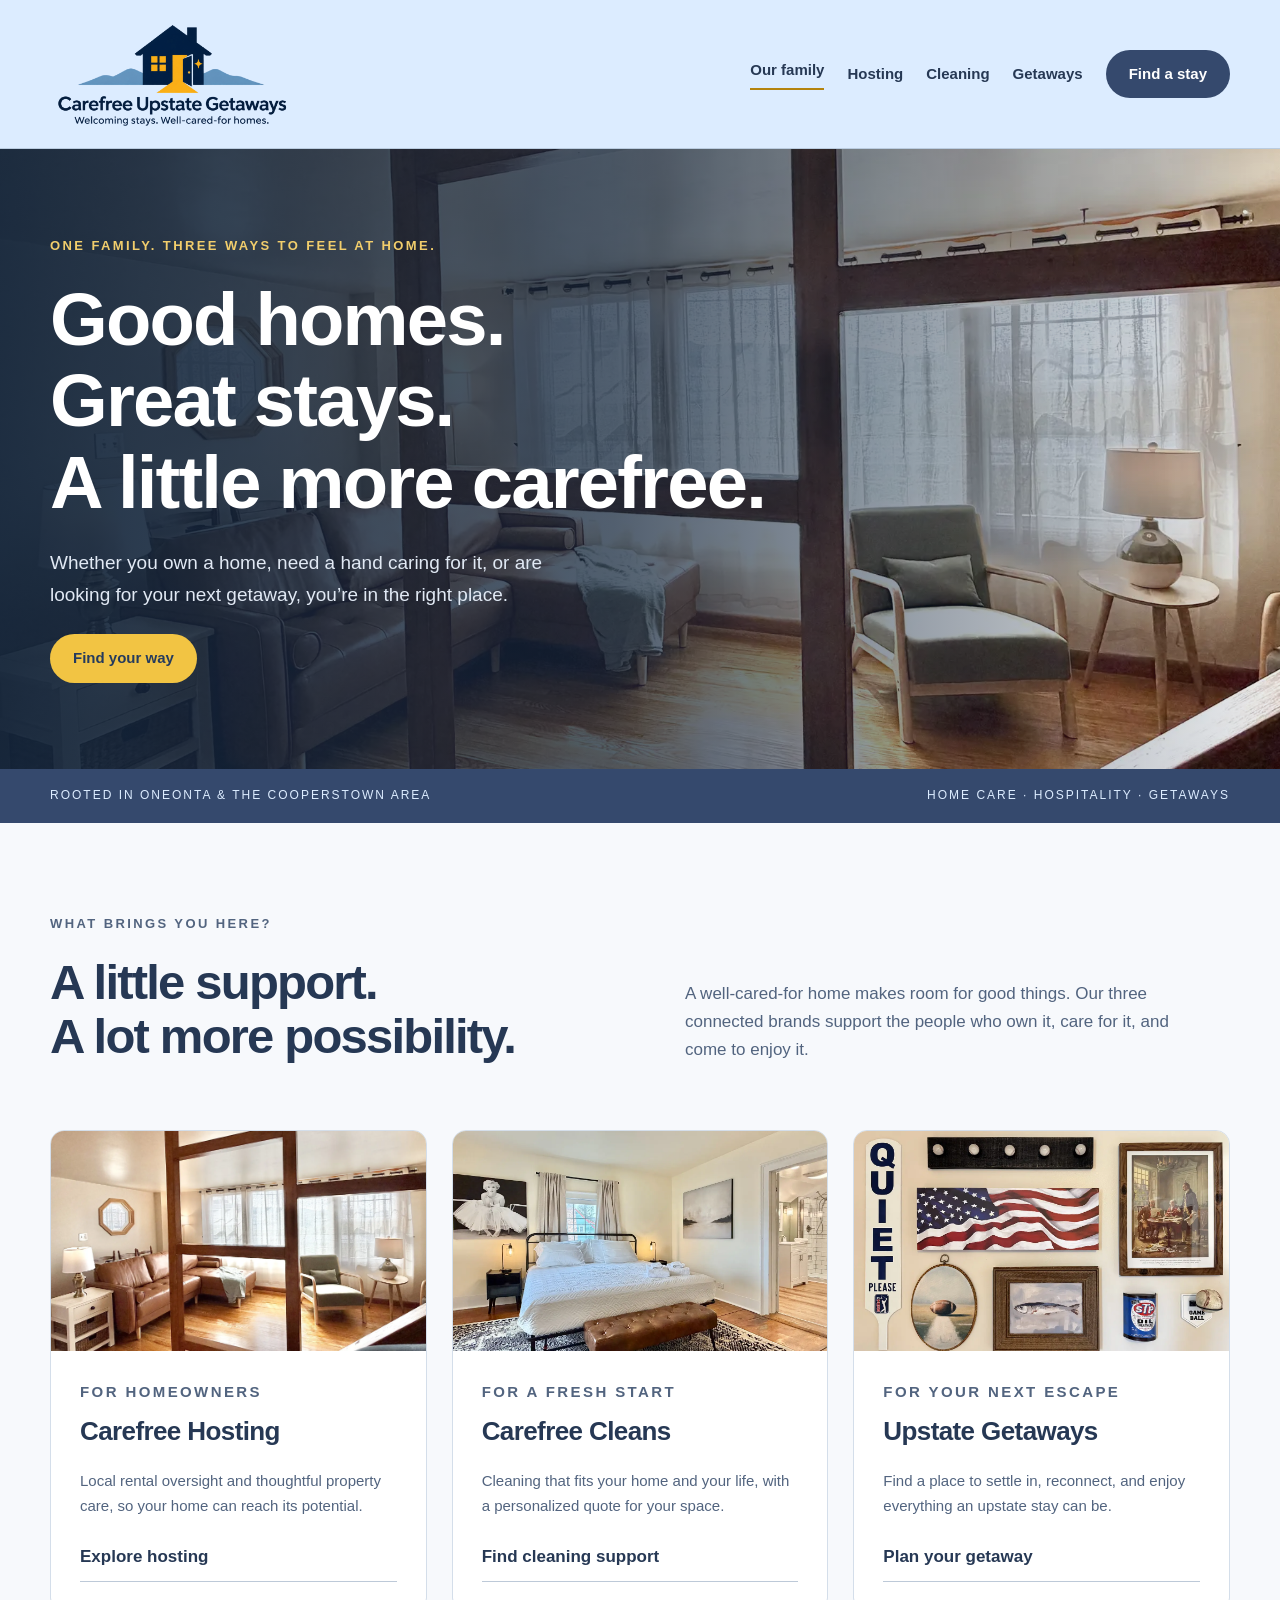
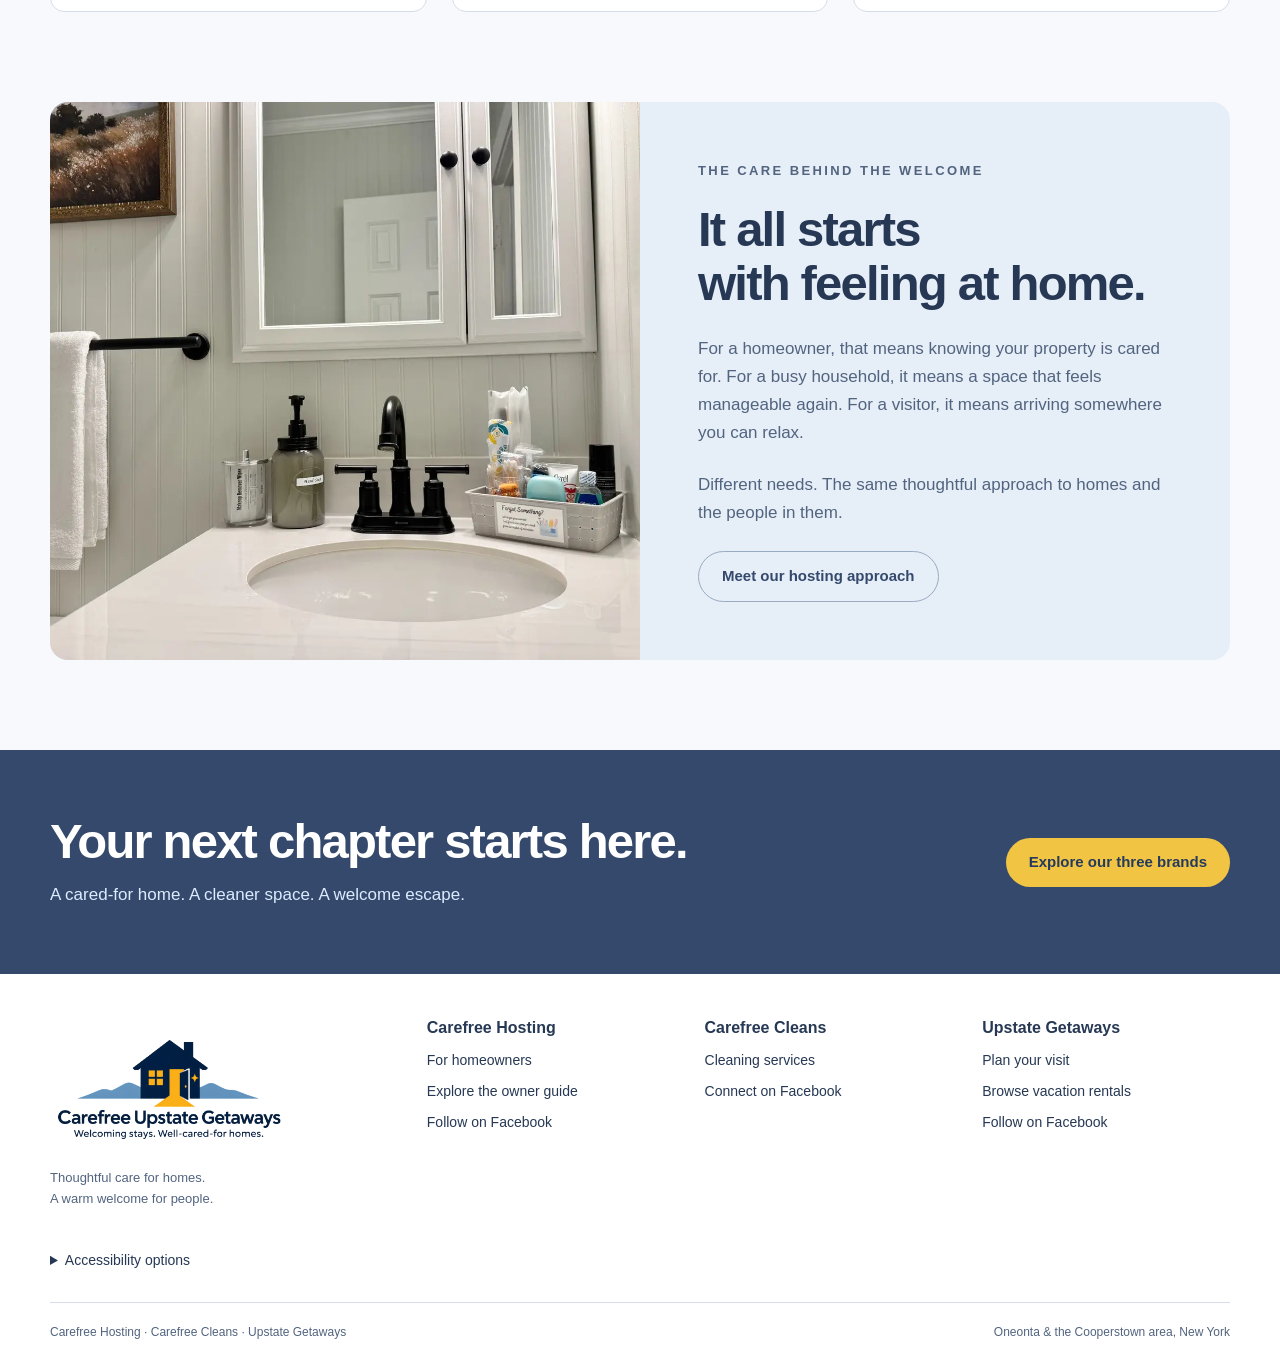
<file: index.html>
<!doctype html><html lang="en"><head><meta charset="utf-8"><meta name="viewport" content="width=device-width,initial-scale=1"><title>A home that takes care of you | Carefree Upstate Getaways</title><meta name="description" content="Thoughtful hosting, personalized cleaning, and welcoming Upstate New York stays. Find your way with Carefree Hosting, Carefree Cleans, and Upstate Getaways."><meta name="theme-color" content="#35496d"><link rel="stylesheet" href="style.css"></head><body><a class="skip" href="#main">Skip to content</a><header><div class="wrap nav"><a class="brand brand-image" href="index.html" aria-label="Carefree Upstate Getaways home"><img src="assets/carefree-upstate-getaways-logo.png" width="1744" height="900" alt="Carefree Upstate Getaways. Welcoming stays. Well-cared-for homes."></a><nav class="navlinks" aria-label="Main navigation"><a href="index.html" aria-current="page">Our family</a><a href="hosting/index.html" >Hosting</a><a href="cleaning/index.html" >Cleaning</a><a href="getaways/index.html" >Getaways</a><a class="button" href="getaways/index.html">Find a stay</a></nav></div></header><main id="main"><section class="hero"><img src="assets/guest-ready-living.webp" alt=""><div class="wrap"><div class="herocopy"><p class="eyebrow">One family. Three ways to feel at home.</p><h1>Good homes.<br>Great stays.<br>A little more carefree.</h1><p>Whether you own a home, need a hand caring for it, or are looking for your next getaway, you’re in the right place.</p><div class="actions"><a class="button gold" href="#explore">Find your way</a></div></div></div></section><div class="region"><div class="wrap"><span>Rooted in Oneonta & the Cooperstown area</span><span>Home care · Hospitality · Getaways</span></div></div><section class="section" id="explore"><div class="wrap"><div class="intro"><div><p class="eyebrow">What brings you here?</p><h2>A little support.<br>A lot more possibility.</h2></div><p>A well-cared-for home makes room for good things. Our three connected brands support the people who own it, care for it, and come to enjoy it.</p></div><div class="cards"><article class="card"><img src="assets/guest-ready-living.webp" alt="" loading="lazy"><div class="inside"><p class="eyebrow">For homeowners</p><h3>Carefree Hosting</h3><p>Local rental oversight and thoughtful property care, so your home can reach its potential.</p><a class="textlink" href="hosting/index.html">Explore hosting</a></div></article><article class="card"><img src="assets/polished-bathroom.webp" alt="" loading="lazy"><div class="inside"><p class="eyebrow">For a fresh start</p><h3>Carefree Cleans</h3><p>Cleaning that fits your home and your life, with a personalized quote for your space.</p><a class="textlink" href="cleaning/index.html">Find cleaning support</a></div></article><article class="card"><img src="assets/cooperstown-details.webp" alt="" loading="lazy"><div class="inside"><p class="eyebrow">For your next escape</p><h3>Upstate Getaways</h3><p>Find a place to settle in, reconnect, and enjoy everything an upstate stay can be.</p><a class="textlink" href="getaways/index.html">Plan your getaway</a></div></article></div></div></section><section class="section" style="padding-top:0"><div class="wrap story"><img src="assets/fresh-linens.webp" alt="Freshly prepared linens in a welcoming home" loading="lazy"><div class="copy"><p class="eyebrow">The care behind the welcome</p><h2>It all starts<br>with feeling at home.</h2><p>For a homeowner, that means knowing your property is cared for. For a busy household, it means a space that feels manageable again. For a visitor, it means arriving somewhere you can relax.</p><p>Different needs. The same thoughtful approach to homes and the people in them.</p><a class="button outline" href="hosting/index.html">Meet our hosting approach</a></div></div></section><section class="cta"><div class="wrap ctainner"><div><h2>Your next chapter starts here.</h2><p>A cared-for home. A cleaner space. A welcome escape.</p></div><a class="button gold" href="#explore">Explore our three brands</a></div></section></main><footer><div class="wrap"><div class="footgrid"><div><a class="brand brand-image" href="index.html" aria-label="Carefree Upstate Getaways home"><img src="assets/carefree-upstate-getaways-logo.png" width="1744" height="900" alt="Carefree Upstate Getaways. Welcoming stays. Well-cared-for homes."></a><p>Thoughtful care for homes.<br>A warm welcome for people.</p><details class="access"><summary>Accessibility options</summary><button id="larger" aria-pressed="false">Larger text</button><button id="contrast" aria-pressed="false">High contrast</button><button id="read">Read aloud</button><span id="status" role="status"></span></details></div><div><h3>Carefree Hosting</h3><a href="hosting/index.html">For homeowners</a><a href="https://carefree-owner-guide.pages.dev/" target="_blank" rel="noopener noreferrer" title="Opens in a new tab">Explore the owner guide</a><a href="https://www.facebook.com/carefreehosting/" target="_blank" rel="noopener noreferrer" title="Opens in a new tab">Follow on Facebook</a></div><div><h3>Carefree Cleans</h3><a href="cleaning/index.html">Cleaning services</a><a href="https://www.facebook.com/CarefreeCleans/" target="_blank" rel="noopener noreferrer" title="Opens in a new tab">Connect on Facebook</a></div><div><h3>Upstate Getaways</h3><a href="getaways/index.html">Plan your visit</a><a href="https://book.hostfully.com/upstate-getaways-vacation-rentals" target="_blank" rel="noopener noreferrer" title="Opens in a new tab">Browse vacation rentals</a><a href="https://www.facebook.com/UpstateGetawayRentals" target="_blank" rel="noopener noreferrer" title="Opens in a new tab">Follow on Facebook</a></div></div><div class="fine"><span>Carefree Hosting · Carefree Cleans · Upstate Getaways</span><span>Oneonta & the Cooperstown area, New York</span></div></div></footer><script src="app.js"></script></body></html>
</file>
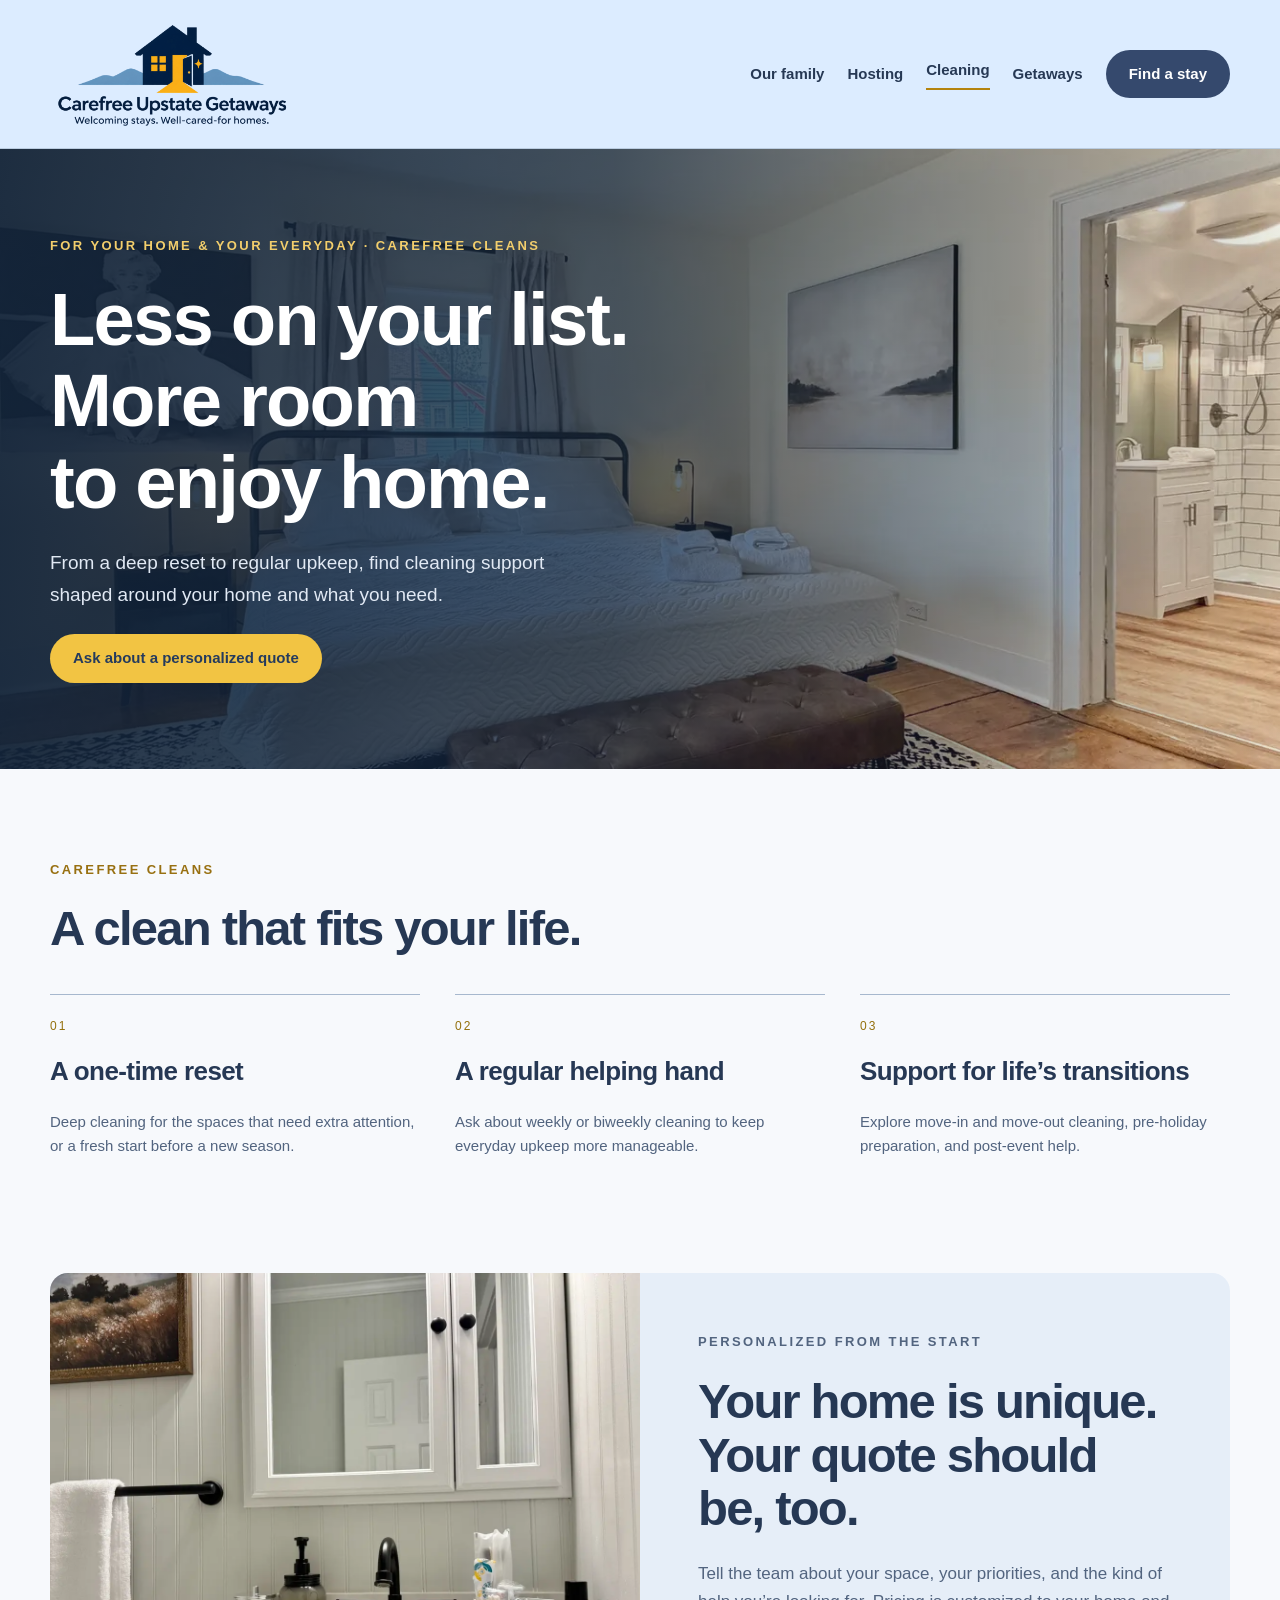
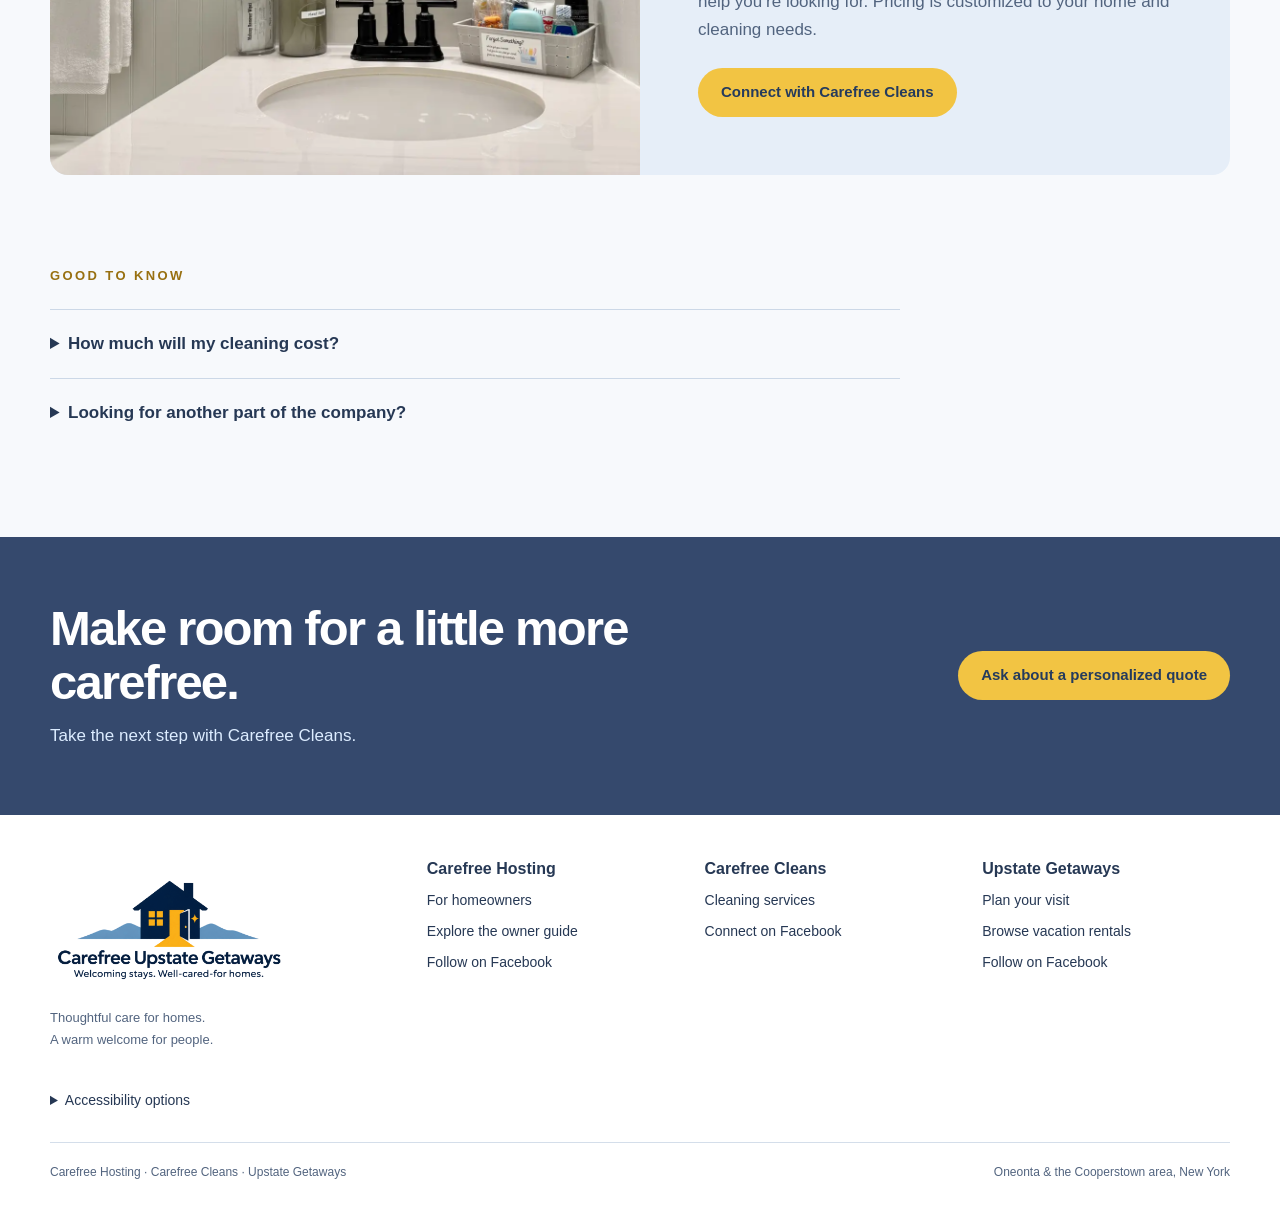
<file: cleaning/index.html>
<!doctype html><html lang="en"><head><meta charset="utf-8"><meta name="viewport" content="width=device-width,initial-scale=1"><title>Carefree Cleans | Carefree Upstate Getaways</title><meta name="description" content="Thoughtful hosting, personalized cleaning, and welcoming Upstate New York stays. Find your way with Carefree Hosting, Carefree Cleans, and Upstate Getaways."><meta name="theme-color" content="#35496d"><link rel="stylesheet" href="../style.css"></head><body><a class="skip" href="#main">Skip to content</a><header><div class="wrap nav"><a class="brand brand-image" href="../index.html" aria-label="Carefree Upstate Getaways home"><img src="../assets/carefree-upstate-getaways-logo.png" width="1744" height="900" alt="Carefree Upstate Getaways. Welcoming stays. Well-cared-for homes."></a><nav class="navlinks" aria-label="Main navigation"><a href="../index.html" >Our family</a><a href="../hosting/index.html" >Hosting</a><a href="index.html" aria-current="page">Cleaning</a><a href="../getaways/index.html" >Getaways</a><a class="button" href="../getaways/index.html">Find a stay</a></nav></div></header><main id="main"><section class="hero"><img src="../assets/polished-bathroom.webp" alt=""><div class="wrap"><div class="herocopy"><p class="eyebrow">For your home & your everyday · Carefree Cleans</p><h1>Less on your list.<br>More room<br>to enjoy home.</h1><p>From a deep reset to regular upkeep, find cleaning support shaped around your home and what you need.</p><div class="actions"><a class="button gold" href="https://www.facebook.com/CarefreeCleans/" target="_blank" rel="noopener noreferrer" title="Opens in a new tab">Ask about a personalized quote</a></div></div></div></section><section class="section"><div class="wrap"><p class="eyebrow">Carefree Cleans</p><h2>A clean that fits your life.</h2><div class="steps"><div class="step"><span class="num">01</span><h3>A one-time reset</h3><p>Deep cleaning for the spaces that need extra attention, or a fresh start before a new season.</p></div><div class="step"><span class="num">02</span><h3>A regular helping hand</h3><p>Ask about weekly or biweekly cleaning to keep everyday upkeep more manageable.</p></div><div class="step"><span class="num">03</span><h3>Support for life’s transitions</h3><p>Explore move-in and move-out cleaning, pre-holiday preparation, and post-event help.</p></div></div></div></section><section class="section" style="padding-top:0"><div class="wrap story"><img src="../assets/fresh-linens.webp" alt="Fresh linens prepared for a clean home" loading="lazy"><div class="copy"><p class="eyebrow">Personalized from the start</p><h2>Your home is unique.<br>Your quote should be, too.</h2><p>Tell the team about your space, your priorities, and the kind of help you’re looking for. Pricing is customized to your home and cleaning needs.</p><a class="button gold" href="https://www.facebook.com/CarefreeCleans/" target="_blank" rel="noopener noreferrer" title="Opens in a new tab">Connect with Carefree Cleans</a></div></div></section><section class="section" style="padding-top:0"><div class="wrap"><p class="eyebrow">Good to know</p><details class="faq"><summary>How much will my cleaning cost?</summary><p>Each home receives a personalized quote. Connect with Carefree Cleans to discuss your space, priorities, and schedule.</p></details><details class="faq"><summary>Looking for another part of the company?</summary><p>Our family includes <a href="../hosting/index.html">Carefree Hosting</a> for homeowners, <a href="index.html">Carefree Cleans</a> for cleaning support, and <a href="../getaways/index.html">Upstate Getaways</a> for visitors.</p></details></div></section><section class="cta"><div class="wrap ctainner"><div><h2>Make room for a little more carefree.</h2><p>Take the next step with Carefree Cleans.</p></div><a class="button gold" href="https://www.facebook.com/CarefreeCleans/" target="_blank" rel="noopener noreferrer" title="Opens in a new tab">Ask about a personalized quote</a></div></section></main><footer><div class="wrap"><div class="footgrid"><div><a class="brand brand-image" href="../index.html" aria-label="Carefree Upstate Getaways home"><img src="../assets/carefree-upstate-getaways-logo.png" width="1744" height="900" alt="Carefree Upstate Getaways. Welcoming stays. Well-cared-for homes."></a><p>Thoughtful care for homes.<br>A warm welcome for people.</p><details class="access"><summary>Accessibility options</summary><button id="larger" aria-pressed="false">Larger text</button><button id="contrast" aria-pressed="false">High contrast</button><button id="read">Read aloud</button><span id="status" role="status"></span></details></div><div><h3>Carefree Hosting</h3><a href="../hosting/index.html">For homeowners</a><a href="https://carefree-owner-guide.pages.dev/" target="_blank" rel="noopener noreferrer" title="Opens in a new tab">Explore the owner guide</a><a href="https://www.facebook.com/carefreehosting/" target="_blank" rel="noopener noreferrer" title="Opens in a new tab">Follow on Facebook</a></div><div><h3>Carefree Cleans</h3><a href="index.html">Cleaning services</a><a href="https://www.facebook.com/CarefreeCleans/" target="_blank" rel="noopener noreferrer" title="Opens in a new tab">Connect on Facebook</a></div><div><h3>Upstate Getaways</h3><a href="../getaways/index.html">Plan your visit</a><a href="https://book.hostfully.com/upstate-getaways-vacation-rentals" target="_blank" rel="noopener noreferrer" title="Opens in a new tab">Browse vacation rentals</a><a href="https://www.facebook.com/UpstateGetawayRentals" target="_blank" rel="noopener noreferrer" title="Opens in a new tab">Follow on Facebook</a></div></div><div class="fine"><span>Carefree Hosting · Carefree Cleans · Upstate Getaways</span><span>Oneonta & the Cooperstown area, New York</span></div></div></footer><script src="../app.js"></script></body></html>
</file>
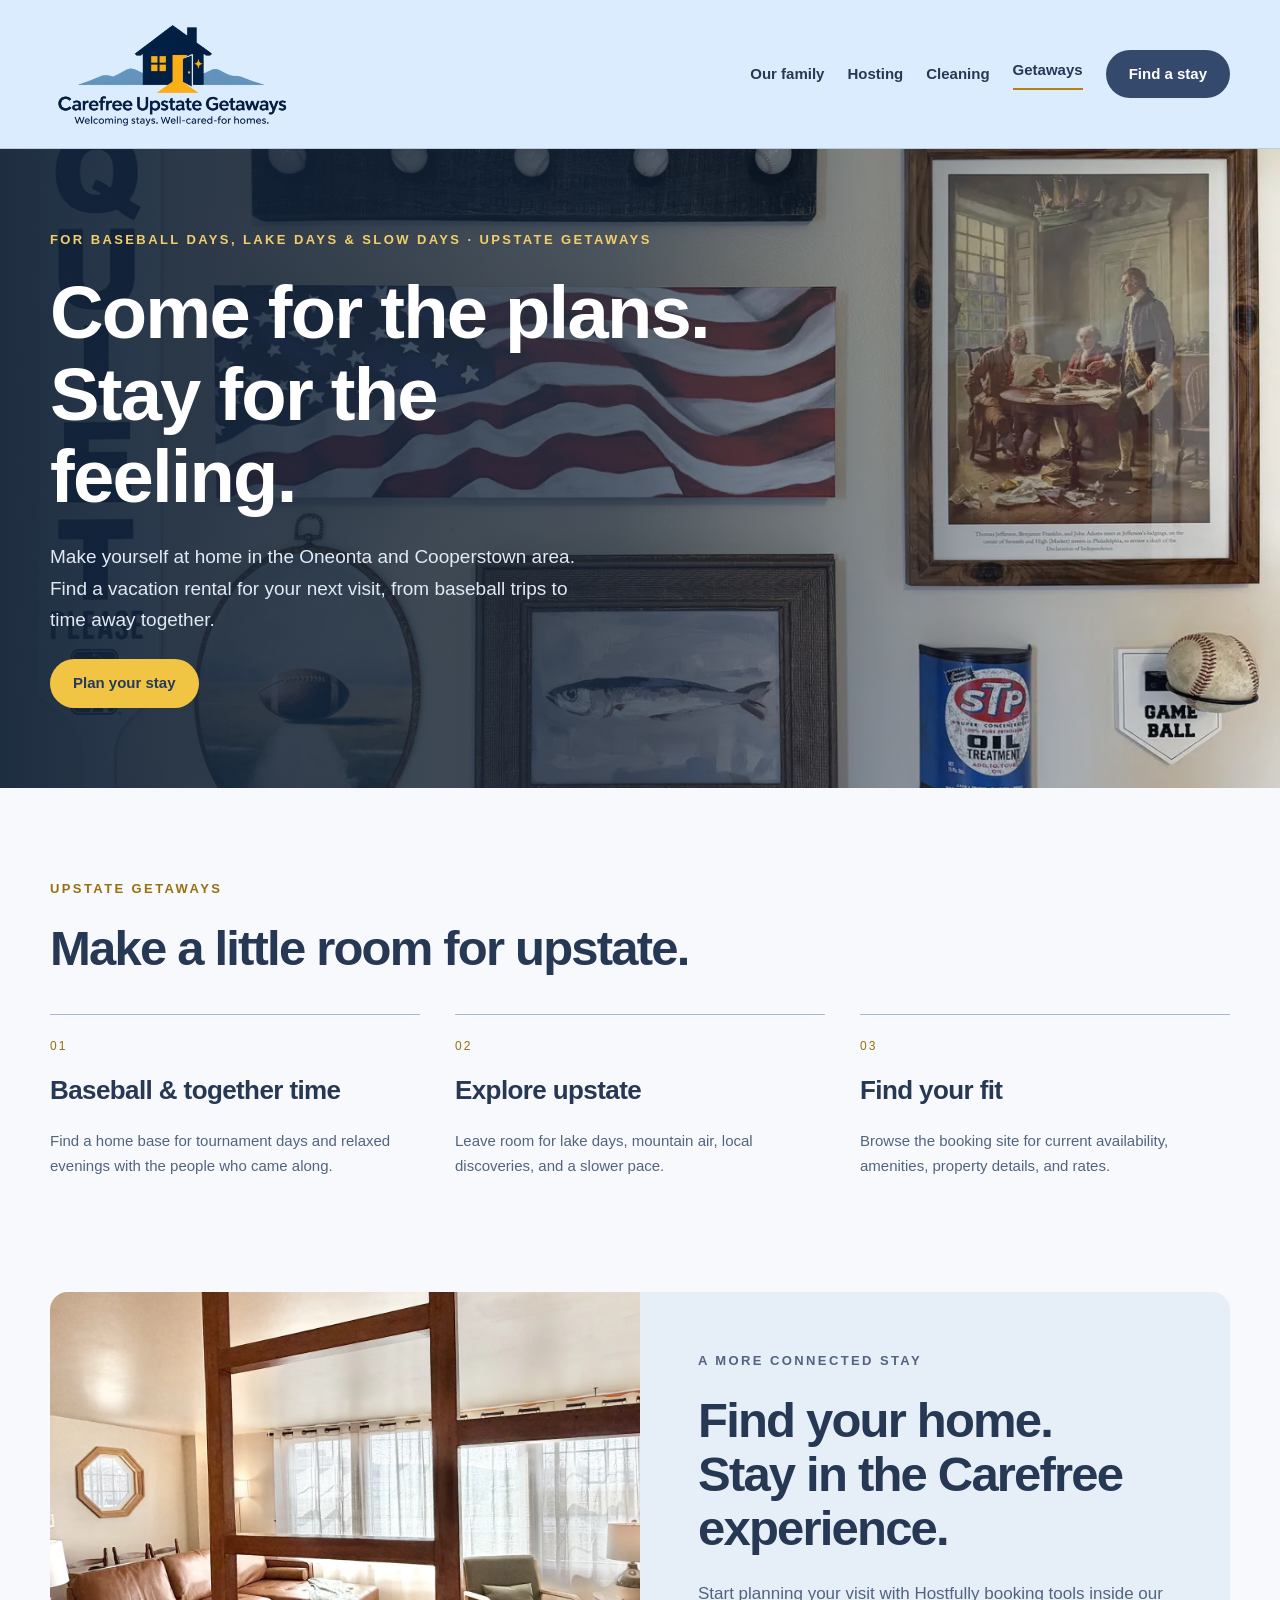
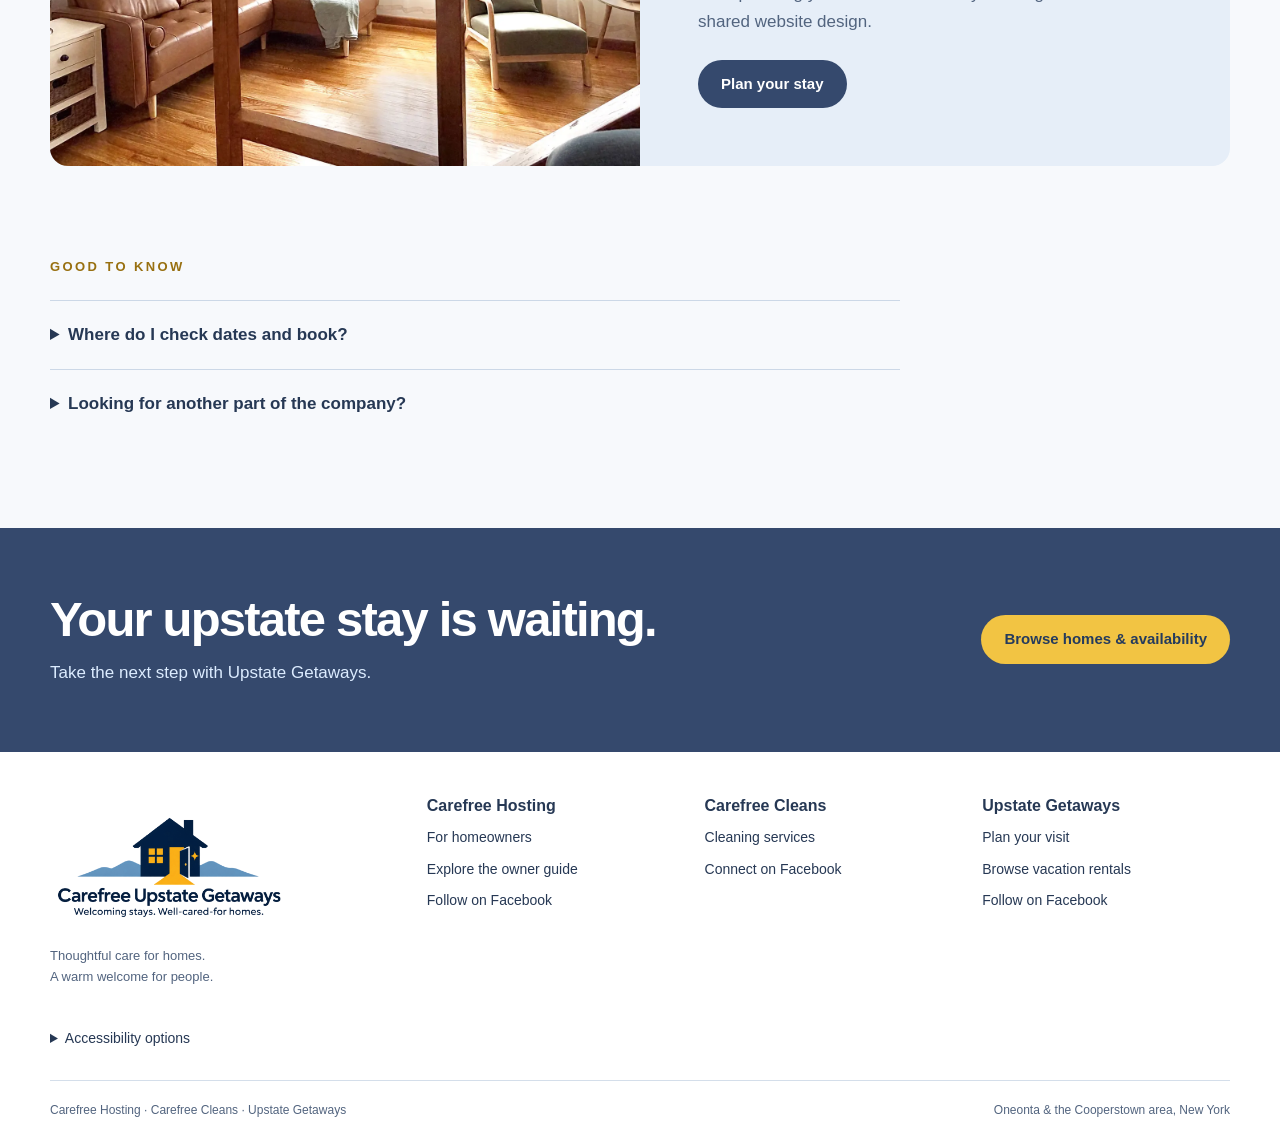
<file: getaways/index.html>
<!doctype html><html lang="en"><head><meta charset="utf-8"><meta name="viewport" content="width=device-width,initial-scale=1"><title>Upstate Getaways | Carefree Upstate Getaways</title><meta name="description" content="Thoughtful hosting, personalized cleaning, and welcoming Upstate New York stays. Find your way with Carefree Hosting, Carefree Cleans, and Upstate Getaways."><meta name="theme-color" content="#35496d"><link rel="stylesheet" href="../style.css"></head><body><a class="skip" href="#main">Skip to content</a><header><div class="wrap nav"><a class="brand brand-image" href="../index.html" aria-label="Carefree Upstate Getaways home"><img src="../assets/carefree-upstate-getaways-logo.png" width="1744" height="900" alt="Carefree Upstate Getaways. Welcoming stays. Well-cared-for homes."></a><nav class="navlinks" aria-label="Main navigation"><a href="../index.html" >Our family</a><a href="../hosting/index.html" >Hosting</a><a href="../cleaning/index.html" >Cleaning</a><a href="index.html" aria-current="page">Getaways</a><a class="button" href="index.html">Find a stay</a></nav></div></header><main id="main"><section class="hero"><img src="../assets/cooperstown-details.webp" alt=""><div class="wrap"><div class="herocopy"><p class="eyebrow">For baseball days, lake days & slow days · Upstate Getaways</p><h1>Come for the plans.<br>Stay for the<br>feeling.</h1><p>Make yourself at home in the Oneonta and Cooperstown area. Find a vacation rental for your next visit, from baseball trips to time away together.</p><div class="actions"><a class="button gold" href="plan-your-stay.html">Plan your stay</a></div></div></div></section><section class="section"><div class="wrap"><p class="eyebrow">Upstate Getaways</p><h2>Make a little room for upstate.</h2><div class="steps"><div class="step"><span class="num">01</span><h3>Baseball & together time</h3><p>Find a home base for tournament days and relaxed evenings with the people who came along.</p></div><div class="step"><span class="num">02</span><h3>Explore upstate</h3><p>Leave room for lake days, mountain air, local discoveries, and a slower pace.</p></div><div class="step"><span class="num">03</span><h3>Find your fit</h3><p>Browse the booking site for current availability, amenities, property details, and rates.</p></div></div></div></section><section class="section" style="padding-top:0"><div class="wrap story"><a class="property-preview-image" href="plan-your-stay.html" aria-label="Plan your stay with Hostfully"><img src="../assets/guest-ready-living.webp" alt="Illustrative vacation home living area" loading="lazy"></a><div class="copy"><p class="eyebrow">A more connected stay</p><h2>Find your home.<br>Stay in the Carefree experience.</h2><p>Start planning your visit with Hostfully booking tools inside our shared website design.</p><a class="button" href="plan-your-stay.html">Plan your stay</a></div></div></section><section class="section" style="padding-top:0"><div class="wrap"><p class="eyebrow">Good to know</p><details class="faq"><summary>Where do I check dates and book?</summary><p>Use “Plan your stay” to open the Hostfully booking tool within our website. You can also browse all homes, rates and availability on our booking site in a new tab.</p></details><details class="faq"><summary>Looking for another part of the company?</summary><p>Our family includes <a href="../hosting/index.html">Carefree Hosting</a> for homeowners, <a href="../cleaning/index.html">Carefree Cleans</a> for cleaning support, and <a href="index.html">Upstate Getaways</a> for visitors.</p></details></div></section><section class="cta"><div class="wrap ctainner"><div><h2>Your upstate stay is waiting.</h2><p>Take the next step with Upstate Getaways.</p></div><a class="button gold" href="https://book.hostfully.com/upstate-getaways-vacation-rentals" target="_blank" rel="noopener noreferrer" title="Opens in a new tab">Browse homes & availability</a></div></section></main><footer><div class="wrap"><div class="footgrid"><div><a class="brand brand-image" href="../index.html" aria-label="Carefree Upstate Getaways home"><img src="../assets/carefree-upstate-getaways-logo.png" width="1744" height="900" alt="Carefree Upstate Getaways. Welcoming stays. Well-cared-for homes."></a><p>Thoughtful care for homes.<br>A warm welcome for people.</p><details class="access"><summary>Accessibility options</summary><button id="larger" aria-pressed="false">Larger text</button><button id="contrast" aria-pressed="false">High contrast</button><button id="read">Read aloud</button><span id="status" role="status"></span></details></div><div><h3>Carefree Hosting</h3><a href="../hosting/index.html">For homeowners</a><a href="https://carefree-owner-guide.pages.dev/" target="_blank" rel="noopener noreferrer" title="Opens in a new tab">Explore the owner guide</a><a href="https://www.facebook.com/carefreehosting/" target="_blank" rel="noopener noreferrer" title="Opens in a new tab">Follow on Facebook</a></div><div><h3>Carefree Cleans</h3><a href="../cleaning/index.html">Cleaning services</a><a href="https://www.facebook.com/CarefreeCleans/" target="_blank" rel="noopener noreferrer" title="Opens in a new tab">Connect on Facebook</a></div><div><h3>Upstate Getaways</h3><a href="index.html">Plan your visit</a><a href="https://book.hostfully.com/upstate-getaways-vacation-rentals" target="_blank" rel="noopener noreferrer" title="Opens in a new tab">Browse vacation rentals</a><a href="https://www.facebook.com/UpstateGetawayRentals" target="_blank" rel="noopener noreferrer" title="Opens in a new tab">Follow on Facebook</a></div></div><div class="fine"><span>Carefree Hosting · Carefree Cleans · Upstate Getaways</span><span>Oneonta & the Cooperstown area, New York</span></div></div></footer><script src="../app.js"></script></body></html>
</file>
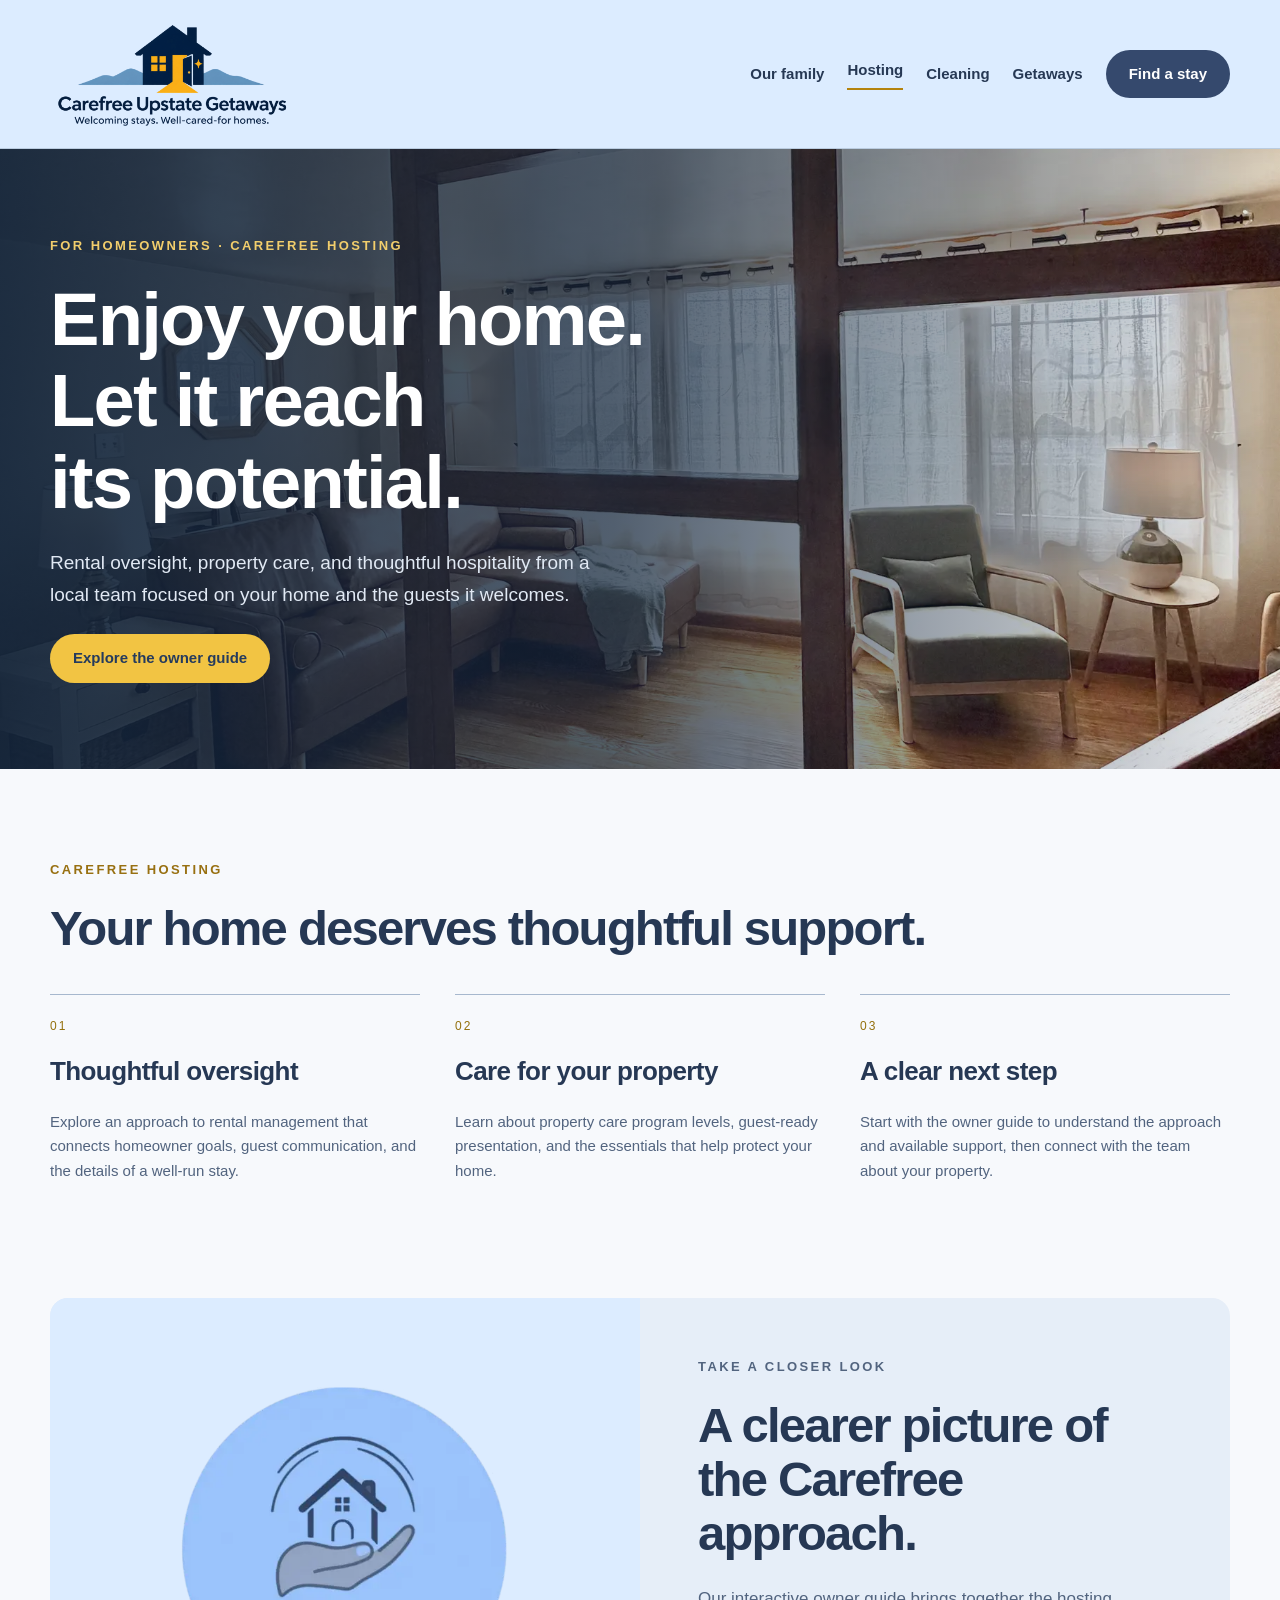
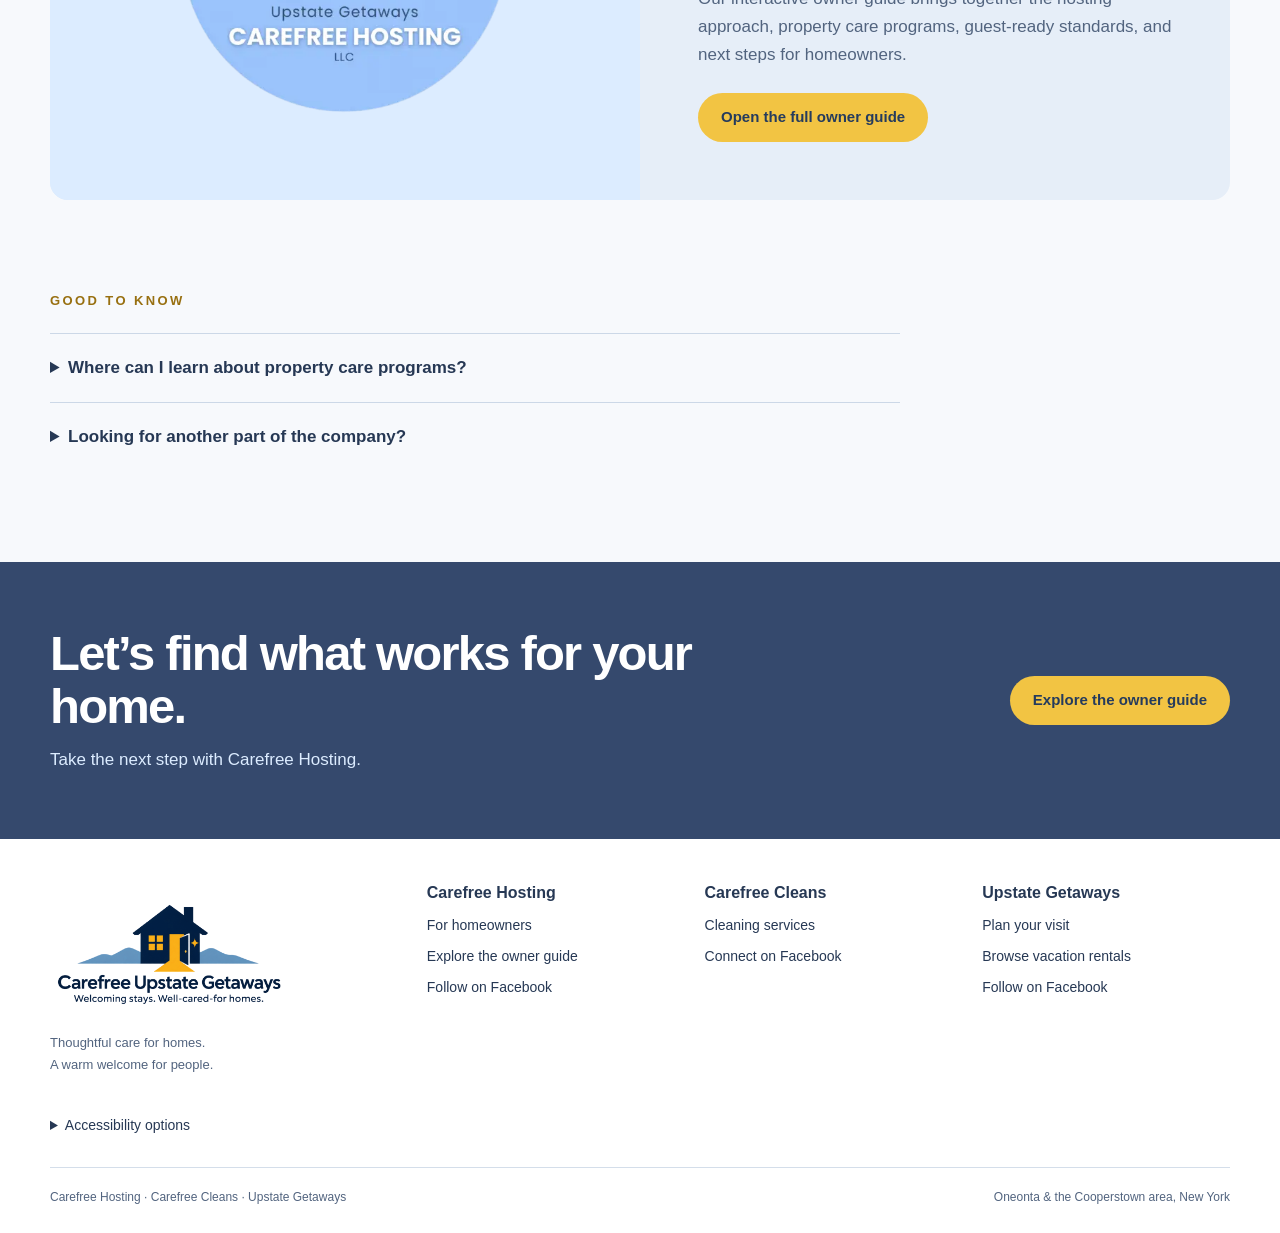
<file: hosting/index.html>
<!doctype html><html lang="en"><head><meta charset="utf-8"><meta name="viewport" content="width=device-width,initial-scale=1"><title>Carefree Hosting | Carefree Upstate Getaways</title><meta name="description" content="Thoughtful hosting, personalized cleaning, and welcoming Upstate New York stays. Find your way with Carefree Hosting, Carefree Cleans, and Upstate Getaways."><meta name="theme-color" content="#35496d"><link rel="stylesheet" href="../style.css"></head><body><a class="skip" href="#main">Skip to content</a><header><div class="wrap nav"><a class="brand brand-image" href="../index.html" aria-label="Carefree Upstate Getaways home"><img src="../assets/carefree-upstate-getaways-logo.png" width="1744" height="900" alt="Carefree Upstate Getaways. Welcoming stays. Well-cared-for homes."></a><nav class="navlinks" aria-label="Main navigation"><a href="../index.html" >Our family</a><a href="index.html" aria-current="page">Hosting</a><a href="../cleaning/index.html" >Cleaning</a><a href="../getaways/index.html" >Getaways</a><a class="button" href="../getaways/index.html">Find a stay</a></nav></div></header><main id="main"><section class="hero"><img src="../assets/guest-ready-living.webp" alt=""><div class="wrap"><div class="herocopy"><p class="eyebrow">For homeowners · Carefree Hosting</p><h1>Enjoy your home.<br>Let it reach<br>its potential.</h1><p>Rental oversight, property care, and thoughtful hospitality from a local team focused on your home and the guests it welcomes.</p><div class="actions"><a class="button gold" href="https://carefree-owner-guide.pages.dev/" target="_blank" rel="noopener noreferrer" title="Opens in a new tab">Explore the owner guide</a></div></div></div></section><section class="section"><div class="wrap"><p class="eyebrow">Carefree Hosting</p><h2>Your home deserves thoughtful support.</h2><div class="steps"><div class="step"><span class="num">01</span><h3>Thoughtful oversight</h3><p>Explore an approach to rental management that connects homeowner goals, guest communication, and the details of a well-run stay.</p></div><div class="step"><span class="num">02</span><h3>Care for your property</h3><p>Learn about property care program levels, guest-ready presentation, and the essentials that help protect your home.</p></div><div class="step"><span class="num">03</span><h3>A clear next step</h3><p>Start with the owner guide to understand the approach and available support, then connect with the team about your property.</p></div></div></div></section><section class="section" style="padding-top:0"><div class="wrap story"><img src="../assets/carefree-hosting-logo.webp" style="object-fit:contain;padding:70px;background:#dcecff" alt="Carefree Hosting logo"><div class="copy"><p class="eyebrow">Take a closer look</p><h2>A clearer picture of the Carefree approach.</h2><p>Our interactive owner guide brings together the hosting approach, property care programs, guest-ready standards, and next steps for homeowners.</p><a class="button gold" href="https://carefree-owner-guide.pages.dev/" target="_blank" rel="noopener noreferrer" title="Opens in a new tab">Open the full owner guide</a></div></div></section><section class="section" style="padding-top:0"><div class="wrap"><p class="eyebrow">Good to know</p><details class="faq"><summary>Where can I learn about property care programs?</summary><p>The owner guide explains the available program levels and the team’s approach to year-round property care.</p></details><details class="faq"><summary>Looking for another part of the company?</summary><p>Our family includes <a href="index.html">Carefree Hosting</a> for homeowners, <a href="../cleaning/index.html">Carefree Cleans</a> for cleaning support, and <a href="../getaways/index.html">Upstate Getaways</a> for visitors.</p></details></div></section><section class="cta"><div class="wrap ctainner"><div><h2>Let’s find what works for your home.</h2><p>Take the next step with Carefree Hosting.</p></div><a class="button gold" href="https://carefree-owner-guide.pages.dev/" target="_blank" rel="noopener noreferrer" title="Opens in a new tab">Explore the owner guide</a></div></section></main><footer><div class="wrap"><div class="footgrid"><div><a class="brand brand-image" href="../index.html" aria-label="Carefree Upstate Getaways home"><img src="../assets/carefree-upstate-getaways-logo.png" width="1744" height="900" alt="Carefree Upstate Getaways. Welcoming stays. Well-cared-for homes."></a><p>Thoughtful care for homes.<br>A warm welcome for people.</p><details class="access"><summary>Accessibility options</summary><button id="larger" aria-pressed="false">Larger text</button><button id="contrast" aria-pressed="false">High contrast</button><button id="read">Read aloud</button><span id="status" role="status"></span></details></div><div><h3>Carefree Hosting</h3><a href="index.html">For homeowners</a><a href="https://carefree-owner-guide.pages.dev/" target="_blank" rel="noopener noreferrer" title="Opens in a new tab">Explore the owner guide</a><a href="https://www.facebook.com/carefreehosting/" target="_blank" rel="noopener noreferrer" title="Opens in a new tab">Follow on Facebook</a></div><div><h3>Carefree Cleans</h3><a href="../cleaning/index.html">Cleaning services</a><a href="https://www.facebook.com/CarefreeCleans/" target="_blank" rel="noopener noreferrer" title="Opens in a new tab">Connect on Facebook</a></div><div><h3>Upstate Getaways</h3><a href="../getaways/index.html">Plan your visit</a><a href="https://book.hostfully.com/upstate-getaways-vacation-rentals" target="_blank" rel="noopener noreferrer" title="Opens in a new tab">Browse vacation rentals</a><a href="https://www.facebook.com/UpstateGetawayRentals" target="_blank" rel="noopener noreferrer" title="Opens in a new tab">Follow on Facebook</a></div></div><div class="fine"><span>Carefree Hosting · Carefree Cleans · Upstate Getaways</span><span>Oneonta & the Cooperstown area, New York</span></div></div></footer><script src="../app.js"></script></body></html>
</file>
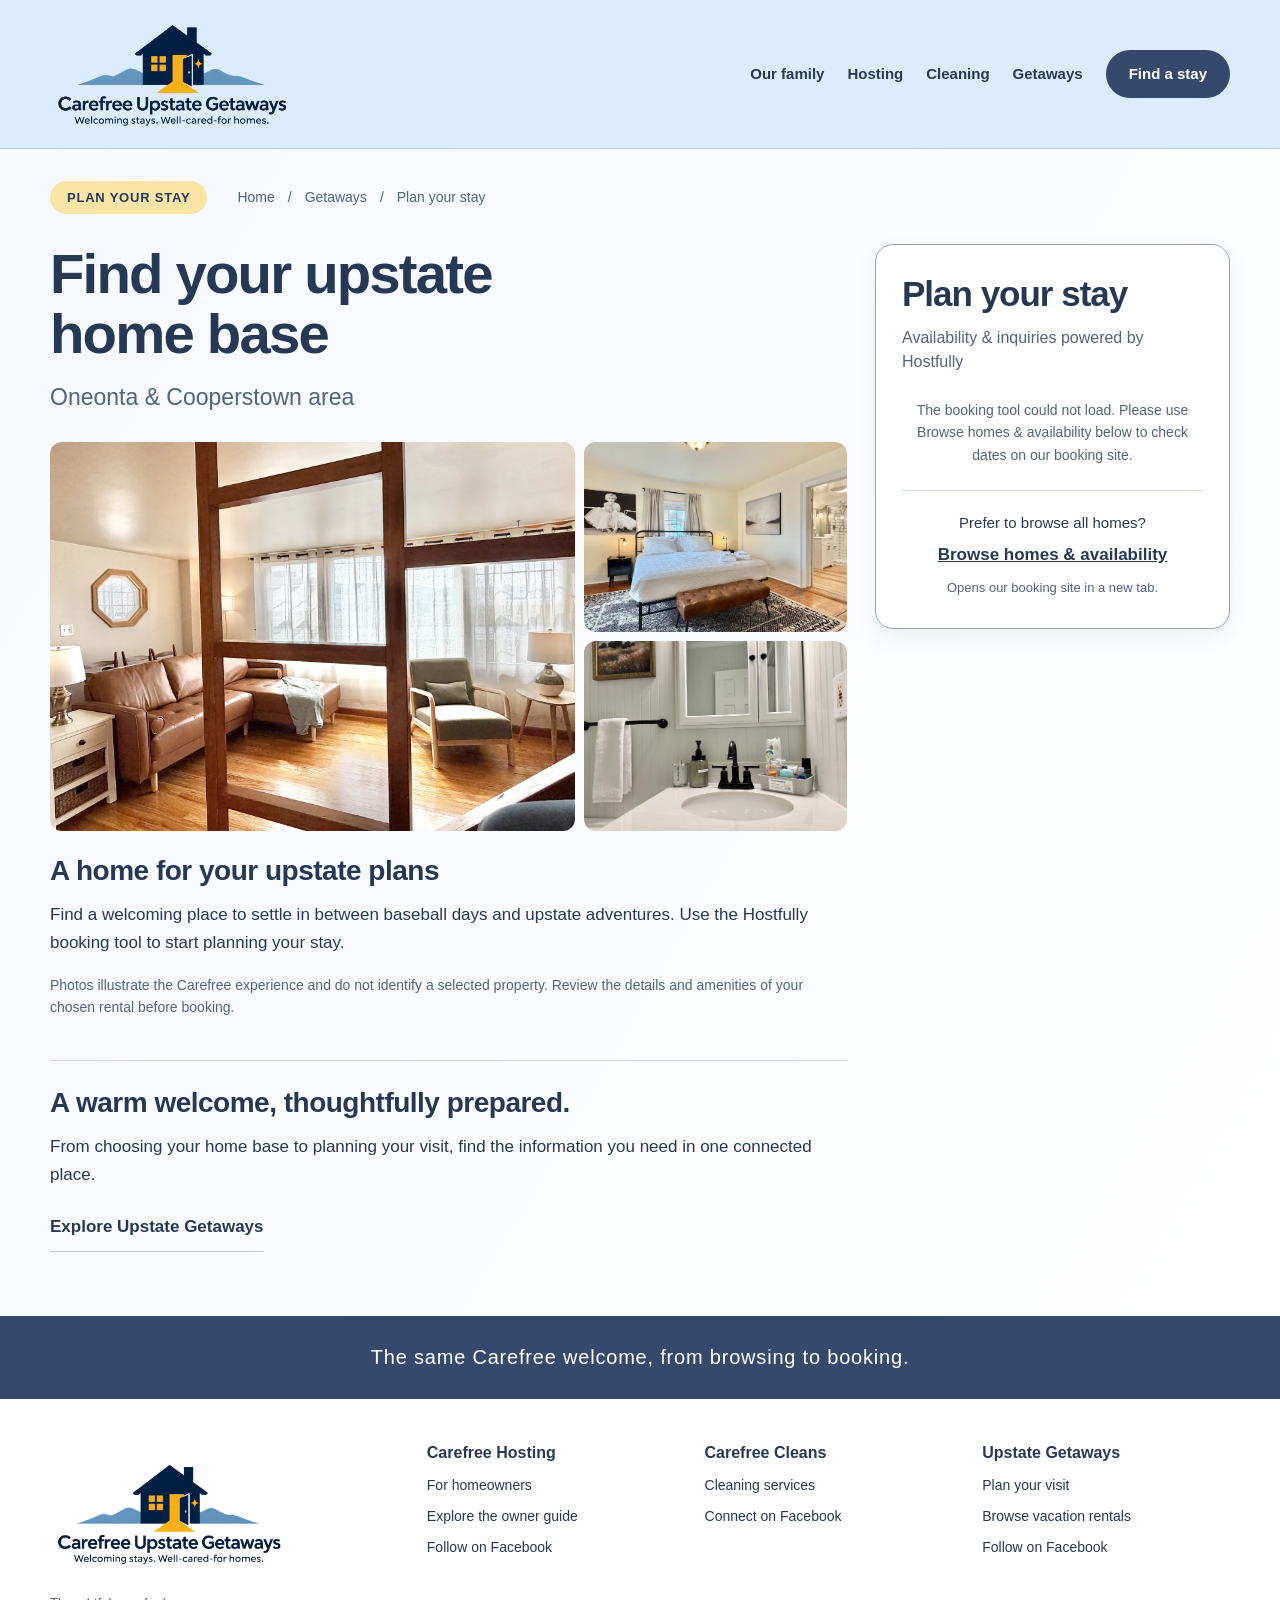
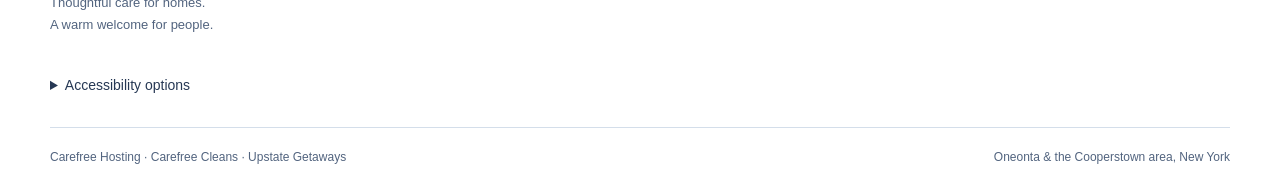
<file: getaways/plan-your-stay.html>
<!doctype html><html lang="en"><head><meta charset="utf-8"><meta name="viewport" content="width=device-width,initial-scale=1"><title>Plan Your Stay | Carefree Upstate Getaways</title><meta name="description" content="Thoughtful hosting, personalized cleaning, and welcoming Upstate New York stays. Find your way with Carefree Hosting, Carefree Cleans, and Upstate Getaways."><meta name="theme-color" content="#35496d"><link rel="stylesheet" href="../style.css"></head><body><a class="skip" href="#main">Skip to content</a><header><div class="wrap nav"><a class="brand brand-image" href="../index.html" aria-label="Carefree Upstate Getaways home"><img src="../assets/carefree-upstate-getaways-logo.png" width="1744" height="900" alt="Carefree Upstate Getaways. Welcoming stays. Well-cared-for homes."></a><nav class="navlinks" aria-label="Main navigation"><a href="../index.html" >Our family</a><a href="../hosting/index.html" >Hosting</a><a href="../cleaning/index.html" >Cleaning</a><a href="index.html" aria-current="location">Getaways</a><a class="button" href="index.html">Find a stay</a></nav></div></header><main id="main"><section class="property-page"><div class="wrap"><div class="property-top"><span class="preview-badge">Plan your stay</span><nav class="breadcrumbs" aria-label="Breadcrumb"><a href="../index.html">Home</a><span>/</span><a href="index.html">Getaways</a><span>/</span><span aria-current="page">Plan your stay</span></nav></div><div class="property-layout"><div class="property-content"><h1>Find your upstate<br>home base</h1><p class="property-location">Oneonta &amp; Cooperstown area</p><div class="property-gallery"><img class="gallery-main" src="../assets/guest-ready-living.webp" alt="Welcoming living space"><img src="../assets/polished-bathroom.webp" alt="Bedroom and bathroom"><img src="../assets/fresh-linens.webp" alt="Fresh linens and home details"></div><section class="property-about"><h2>A home for your upstate plans</h2><p>Find a welcoming place to settle in between baseball days and upstate adventures. Use the Hostfully booking tool to start planning your stay.</p><p class="illustrative">Photos illustrate the Carefree experience and do not identify a selected property. Review the details and amenities of your chosen rental before booking.</p></section><section class="property-help"><h2>A warm welcome, thoughtfully prepared.</h2><p>From choosing your home base to planning your visit, find the information you need in one connected place.</p><a class="textlink" href="index.html">Explore Upstate Getaways</a></section></div><aside class="booking-panel hostfully-panel" aria-labelledby="booking-title"><h2 id="booking-title">Plan your stay</h2><p class="booking-subtitle">Availability &amp; inquiries powered by Hostfully</p><p id="widget-status" class="booking-note" role="status">Loading the Hostfully booking tool...</p><div id="leadWidget" aria-label="Hostfully booking tool"></div><noscript><p>Please enable JavaScript to use the booking tool, or browse our live rentals below.</p></noscript><div class="booking-live"><p>Prefer to browse all homes?</p><a href="https://book.hostfully.com/upstate-getaways-vacation-rentals" target="_blank" rel="noopener noreferrer" title="Opens in a new tab">Browse homes &amp; availability</a><small>Opens our booking site in a new tab.</small></div></aside></div></div></section><section class="property-banner"><div class="wrap">The same Carefree welcome, from browsing to booking.</div></section></main><footer><div class="wrap"><div class="footgrid"><div><a class="brand brand-image" href="../index.html" aria-label="Carefree Upstate Getaways home"><img src="../assets/carefree-upstate-getaways-logo.png" width="1744" height="900" alt="Carefree Upstate Getaways. Welcoming stays. Well-cared-for homes."></a><p>Thoughtful care for homes.<br>A warm welcome for people.</p><details class="access"><summary>Accessibility options</summary><button id="larger" aria-pressed="false">Larger text</button><button id="contrast" aria-pressed="false">High contrast</button><button id="read">Read aloud</button><span id="status" role="status"></span></details></div><div><h3>Carefree Hosting</h3><a href="../hosting/index.html">For homeowners</a><a href="https://carefree-owner-guide.pages.dev/" target="_blank" rel="noopener noreferrer" title="Opens in a new tab">Explore the owner guide</a><a href="https://www.facebook.com/carefreehosting/" target="_blank" rel="noopener noreferrer" title="Opens in a new tab">Follow on Facebook</a></div><div><h3>Carefree Cleans</h3><a href="../cleaning/index.html">Cleaning services</a><a href="https://www.facebook.com/CarefreeCleans/" target="_blank" rel="noopener noreferrer" title="Opens in a new tab">Connect on Facebook</a></div><div><h3>Upstate Getaways</h3><a href="index.html">Plan your visit</a><a href="https://book.hostfully.com/upstate-getaways-vacation-rentals" target="_blank" rel="noopener noreferrer" title="Opens in a new tab">Browse vacation rentals</a><a href="https://www.facebook.com/UpstateGetawayRentals" target="_blank" rel="noopener noreferrer" title="Opens in a new tab">Follow on Facebook</a></div></div><div class="fine"><span>Carefree Hosting · Carefree Cleans · Upstate Getaways</span><span>Oneonta & the Cooperstown area, New York</span></div></div></footer><script src="../app.js"></script><script defer src="https://platform.hostfully.com/assets/js/pikaday.js"></script><script defer src="https://platform.hostfully.com/assets/js/leadCaptureWidget_2.0.js"></script><script defer src="../hostfully-booking.js"></script></body></html>
</file>
<file: style.css>
*{box-sizing:border-box}html{scroll-behavior:smooth}body{margin:0;background:#f7f9fc;color:#263854;font:17px/1.65 'Avenir Next',Avenir,'Trebuchet MS',sans-serif}a{color:inherit}button{font:inherit;cursor:pointer}a,button{touch-action:manipulation}a:focus-visible,button:focus-visible,summary:focus-visible{outline:3px solid #c28d0c;outline-offset:5px}.wrap{width:min(1180px,calc(100% - 48px));margin:auto}.skip{position:absolute;left:-999px}.skip:focus{left:12px;background:white;z-index:99}header{background:#dcecff;border-bottom:1px solid #bacce0}.nav{min-height:98px;display:flex;align-items:center;justify-content:space-between;gap:24px}.brand{text-decoration:none;font-size:29px;font-weight:800;letter-spacing:-1px;line-height:1}.brand small{display:block;font-size:10px;letter-spacing:2.4px;text-transform:uppercase;margin-top:9px}.navlinks{display:flex;align-items:center;gap:27px}.navlinks a{text-decoration:none;font-size:14px;font-weight:700}.navlinks a[aria-current=page]{border-bottom:2px solid #b4830d}.button{display:inline-flex;align-items:center;justify-content:center;padding:12px 23px;min-height:48px;background:#35496d;color:white;text-decoration:none;border:0;border-radius:50px;font-weight:750;font-size:15px}.button.gold{background:#f2c443;color:#253b5d}.button.outline{background:transparent;border:1px solid #99abc1;color:#35496d}.hero{position:relative;background:#253b5d;color:white;min-height:620px;display:flex;align-items:center;overflow:hidden}.hero>img{position:absolute;inset:0;width:100%;height:100%;object-fit:cover}.hero:after{content:'';position:absolute;inset:0;background:linear-gradient(90deg,rgba(18,36,58,.94),rgba(18,36,58,.73) 48%,rgba(18,36,58,.08))}.herocopy{position:relative;z-index:1;padding:80px 0;max-width:760px}.eyebrow{text-transform:uppercase;letter-spacing:2.4px;font-size:11px;font-weight:800;color:#987011;margin:0 0 22px}.hero .eyebrow{color:#f2ce6c}h1,h2,h3{line-height:1.1;letter-spacing:-1.8px;margin:0 0 24px}h1{font-size:clamp(43px,5.8vw,76px);font-weight:750}h2{font-size:clamp(32px,4vw,49px);font-weight:700}h3{font-size:26px;letter-spacing:-.6px}p{margin:0 0 24px}.herocopy>p:not(.eyebrow){max-width:540px;color:#e1e9f4;font-size:19px}.actions{display:flex;gap:12px;flex-wrap:wrap}.region{background:#35496d;color:#dcecff;padding:17px 0;font-size:11px;letter-spacing:2px;text-transform:uppercase}.region .wrap{display:flex;justify-content:space-between;gap:20px}.section{padding:90px 0}.intro{display:grid;grid-template-columns:1fr 1fr;gap:90px;align-items:end}.intro p{color:#52647f;max-width:490px}.cards{display:grid;grid-template-columns:repeat(3,1fr);gap:25px;margin-top:42px}.card{background:white;border:1px solid #d4deea;border-radius:14px;overflow:hidden;display:flex;flex-direction:column}.card img{height:220px;width:100%;object-fit:cover}.card .inside{padding:29px;display:flex;flex-direction:column;flex:1}.card .eyebrow{margin-bottom:12px}.card p{font-size:15px;color:#52647f}.textlink{font-weight:800;text-decoration:none;border-bottom:1px solid #bdc9d8;padding-bottom:10px;margin-top:auto;display:flex;justify-content:space-between}.textlink:hover{color:#946800}.story{display:grid;grid-template-columns:1fr 1fr;background:#e6eef8;border-radius:18px;overflow:hidden}.story img{width:100%;height:100%;min-height:440px;object-fit:cover}.story .copy{padding:58px}.story p{color:#52647f}.steps{display:grid;grid-template-columns:repeat(3,1fr);gap:35px;margin-top:38px}.step{border-top:1px solid #a7b8ce;padding-top:22px}.num{font-size:12px;color:#94700c;letter-spacing:2px;display:block;margin-bottom:20px}.step p{color:#52647f;font-size:15px}.cta{background:#35496d;color:white;padding:65px 0}.ctainner{display:flex;justify-content:space-between;align-items:center;gap:35px}.cta h2{max-width:670px;margin-bottom:12px}.cta p{color:#dcecff;margin:0}footer{background:white;padding:45px 0 25px}.footgrid{display:grid;grid-template-columns:1.4fr repeat(3,1fr);gap:30px}footer h3{font-size:16px;letter-spacing:0;margin-bottom:12px}footer a{display:block;font-size:13px;margin:8px 0;text-decoration:none}footer p{font-size:13px;color:#52647f}.fine{border-top:1px solid #d4deea;margin-top:30px;padding-top:20px;font-size:11px;color:#52647f;display:flex;justify-content:space-between}.access{padding:15px 0 0}.access summary{font-size:12px;cursor:pointer}.access button{margin:10px 6px 0 0;background:#e6eef8;border:1px solid #a7b8ce;padding:8px 12px;border-radius:8px;font-size:12px}details.faq{border-top:1px solid #ccd8e7;padding:20px 0;max-width:850px}details.faq summary{font-weight:700;cursor:pointer}details.faq p{margin:15px 0 0;color:#52647f}.contrast{filter:contrast(1.45)}body.large{font-size:20px}.large p{font-size:1.1em}@media(max-width:800px){.nav{flex-wrap:wrap;padding:20px 0;gap:20px}.navlinks{width:100%;justify-content:space-between;gap:10px}.navlinks a{font-size:12px}.navlinks .button{padding:9px 14px;min-height:42px}.hero{min-height:570px}.hero:after{background:linear-gradient(90deg,rgba(18,36,58,.9),rgba(18,36,58,.55))}.herocopy{padding:60px 0}.intro{grid-template-columns:1fr;gap:10px}.cards,.steps{grid-template-columns:1fr}.card{display:grid;grid-template-columns:.8fr 1fr}.card img{height:100%;min-height:260px}.story{grid-template-columns:1fr}.story img{height:300px;min-height:0}.story .copy{padding:32px}.section{padding:60px 0}.ctainner{align-items:flex-start;flex-direction:column}.footgrid{grid-template-columns:1fr 1fr}.region .wrap{font-size:9px;letter-spacing:1px}.wrap{width:calc(100% - 32px)}}@media(max-width:480px){.card{display:flex}.card img{height:210px;min-height:0}.region .wrap span:last-child{display:none}.footgrid{gap:20px}.fine{display:block}.navlinks{flex-wrap:wrap}.herocopy>p:not(.eyebrow){font-size:17px}}@media(prefers-reduced-motion:reduce){html{scroll-behavior:auto}}
/* Shared identity and review navigation */
.brand-image{display:block;flex-shrink:0;line-height:0;letter-spacing:normal}.brand-image img{display:block;width:244px;max-width:100%;height:auto}.nav{min-height:148px;padding:10px 0}.navlinks{gap:23px}.navlinks a{font-size:15px}.navlinks a[aria-current=page]{padding-bottom:5px}footer .brand-image img{width:238px;margin-bottom:18px}.card{transition:transform .22s ease,box-shadow .22s ease}.card:hover,.card:focus-within{transform:translateY(-5px);box-shadow:0 14px 35px #2638541a}.button{transition:background .2s ease,box-shadow .2s ease}.button:hover{box-shadow:0 4px 16px #172f4e33}.eyebrow{font-size:13px}.region{font-size:12px}.fine{font-size:12px}footer a{font-size:14px}.access summary{font-size:14px}@media(max-width:800px){.nav{justify-content:center;padding:12px 0 16px}.brand-image img{width:220px}.navlinks{justify-content:center;gap:17px}.navlinks a{font-size:14px}.navlinks .button{padding:9px 15px}.region .wrap{font-size:11px}footer .brand-image img{width:210px}}@media(max-width:480px){.navlinks{gap:12px}.navlinks a{font-size:14px}.navlinks .button{width:100%;margin-top:3px}.footgrid{grid-template-columns:1fr}.brand-image img{width:205px}}

/* Connected property and booking concept */
.property-page{padding:32px 0 64px;background:linear-gradient(120deg,#f5f9ff,#fff)}.property-top{display:flex;align-items:center;gap:30px;flex-wrap:wrap;margin-bottom:30px}.preview-badge{display:inline-block;background:#fae5a6;border-radius:999px;padding:6px 17px;font-size:13px;font-weight:800;color:#253b5d;text-transform:uppercase;letter-spacing:.06em}.breadcrumbs{display:flex;gap:13px;flex-wrap:wrap;font-size:14px;color:#52647f}.breadcrumbs a{text-decoration:none}.property-layout{display:grid;grid-template-columns:minmax(0,1fr) 355px;gap:28px;align-items:start}.property-content h1{font-size:clamp(38px,4.4vw,60px);line-height:1.06;margin-bottom:15px}.property-location{font-size:23px;color:#52647f;margin-bottom:25px}.property-gallery{display:grid;grid-template-columns:2fr 1fr;grid-template-rows:190px 190px;gap:9px}.property-gallery img{width:100%;height:100%;object-fit:cover;border-radius:12px}.property-gallery .gallery-main{grid-row:1/3}.property-about{padding:25px 0}.property-about h2,.property-help h2{font-size:28px;letter-spacing:-.5px;margin-bottom:14px}.property-about p{margin-bottom:17px}.amenity-list{display:flex;gap:10px;flex-wrap:wrap;margin-bottom:18px}.amenity-list span{background:#dcecff;border-radius:999px;padding:7px 17px;font-size:15px;font-weight:700}.illustrative{font-size:14px!important;line-height:1.6;color:#52647f}.booking-panel{position:sticky;top:24px;padding:30px 26px;border:1px solid #8da4bf;border-radius:18px;background:white;box-shadow:0 9px 25px #26385412}.booking-panel h2{font-size:35px;margin-bottom:12px;letter-spacing:-1px}.booking-subtitle{font-size:16px;color:#52647f;line-height:1.5;margin-bottom:25px}.booking-subtitle span{font-size:13px;color:#6b7b8d}.booking-preview-fields{display:grid;gap:10px}.booking-preview-fields label{font-weight:750;font-size:16px;margin-top:8px}.booking-preview-fields input,.booking-preview-fields select{width:100%;min-width:0;padding:13px 12px;border:1px solid #95a8c0;border-radius:8px;font:inherit;background:#fafcff;color:#52647f;opacity:1;-webkit-text-fill-color:#52647f}.booking-preview-fields .button{margin-top:17px;width:100%;border-radius:12px;font-size:19px;opacity:.8;cursor:not-allowed}.booking-note{font-size:14px;line-height:1.6;text-align:center;margin:17px 0 24px;color:#52647f}.booking-live{padding-top:20px;border-top:1px solid #cdd9e8;text-align:center}.booking-live p{margin-bottom:5px;font-size:15px}.booking-live a{font-weight:800}.booking-live small{display:block;font-size:13px;color:#52647f;margin-top:8px}.widget-note{font-size:13px;line-height:1.5;margin:24px 0 0;color:#52647f;font-style:italic;text-align:center}.property-banner{padding:25px 0;background:#35496d;color:white;text-align:center;font-size:20px;letter-spacing:.04em}.property-help{border-top:1px solid #cdd9e8;padding-top:27px}.property-help .textlink{display:inline-block}.property-preview-image{display:block;min-height:440px}.property-preview-image img{height:100%}@media(max-width:950px){.property-layout{grid-template-columns:minmax(0,1fr) 310px;gap:20px}.booking-panel{padding:24px 20px}.property-gallery{grid-template-rows:150px 150px}}@media(max-width:740px){.property-top{gap:15px}.property-layout{grid-template-columns:1fr}.booking-panel{position:static;margin-top:0}.property-gallery{grid-template-rows:155px 155px}.property-content h1 br{display:none}.property-location{font-size:20px}.property-page{padding-top:25px}.property-banner{font-size:17px}.property-preview-image{min-height:0}.property-preview-image img{height:280px}}@media(max-width:400px){.property-gallery{grid-template-rows:130px 130px}.breadcrumbs{font-size:13px;gap:9px}}

.hostfully-panel{position:static}.hostfully-panel #leadWidget{width:100%;min-width:0;overflow-wrap:anywhere}.hostfully-panel #leadWidget iframe{max-width:100%;border:0}.hostfully-panel #leadWidget input,.hostfully-panel #leadWidget select,.hostfully-panel #leadWidget textarea{max-width:100%;box-sizing:border-box}.hostfully-panel #leadWidget button,.hostfully-panel #leadWidget input[type=submit]{cursor:pointer}.booking-note[hidden]{display:none}.hostfully-panel .booking-live{margin-top:24px}
</file>
